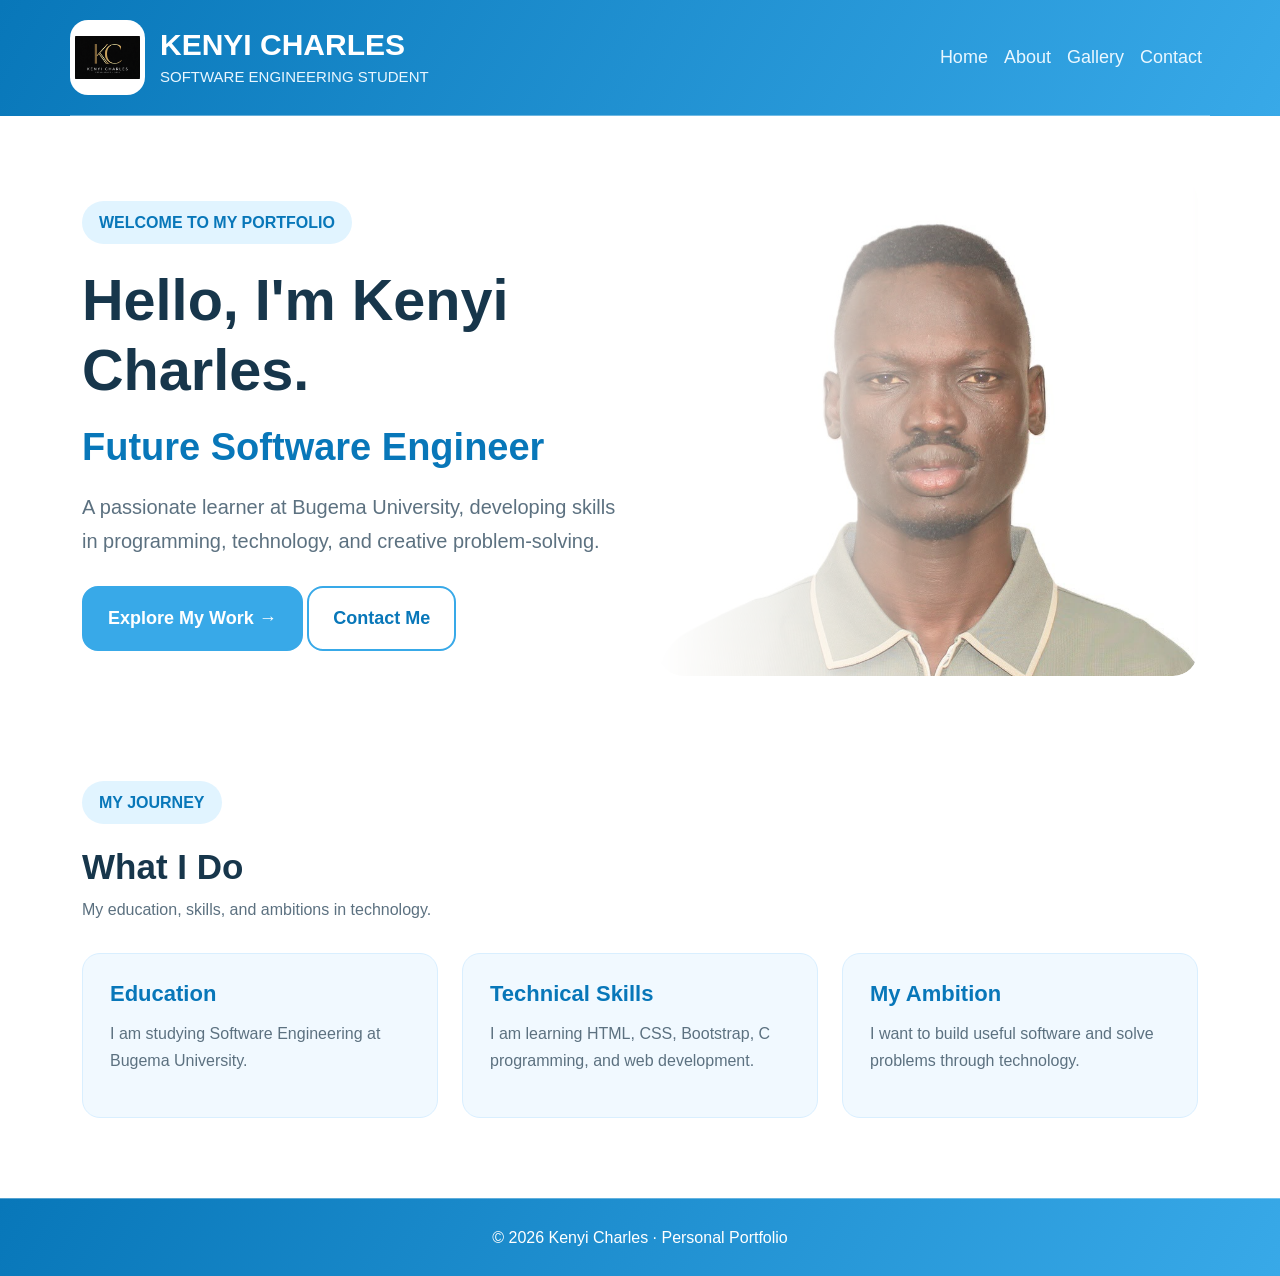
<file: index.html>
<!DOCTYPE html>
<html lang="en">
<head>
    <meta charset="UTF-8">
    <meta name="viewport" content="width=device-width, initial-scale=1.0">
    <title>Home | Kenyi Charles</title>
    <link href="https://cdn.jsdelivr.net/npm/bootstrap@5.3.3/dist/css/bootstrap.min.css" rel="stylesheet">
    <link rel="stylesheet" href="style.css">
</head>
<body>


<header class="site-header">
    <nav class="navbar navbar-expand-lg navbar-dark container">

        <a class="navbar-brand brand" href="index.html">
            <img src="logo.png"
                 alt="Kenyi Charles logo"
                 class="site-logo">

            <span class="brand-text">
                <strong>KENYI CHARLES</strong>
                <small>SOFTWARE ENGINEERING STUDENT</small>
            </span>
        </a>

        <button class="navbar-toggler" type="button"
                data-bs-toggle="collapse"
                data-bs-target="#navMenu"
                aria-controls="navMenu"
                aria-expanded="false"
                aria-label="Toggle navigation">
            <span class="navbar-toggler-icon"></span>
        </button>

        <div class="collapse navbar-collapse" id="navMenu">
            <ul class="navbar-nav ms-auto">
                <li class="nav-item">
                    <a class="nav-link" href="index.html">Home</a>
                </li>
                <li class="nav-item">
                    <a class="nav-link" href="about.html">About</a>
                </li>
                <li class="nav-item">
                    <a class="nav-link" href="gallery.html">Gallery</a>
                </li>
                <li class="nav-item">
                    <a class="nav-link" href="contact.html">Contact</a>
                </li>
            </ul>
        </div>

    </nav>
</header>


<main>
    <section class="hero container">
        <div class="hero-content">
            <span class="welcome">WELCOME TO MY PORTFOLIO</span>
            <h1>Hello, I'm Kenyi Charles.</h1>
            <h2>Future Software Engineer</h2>
            <p class="intro">
                A passionate learner at Bugema University, developing skills
                in programming, technology, and creative problem-solving.
            </p>
            <div class="hero-buttons">
                <a href="about.html" class="btn-green">Explore My Work →</a>
                <a href="contact.html" class="btn-outline">Contact Me</a>
            </div>
        </div>

        <div class="hero-visual">
            <img src="hero.jpg"
                 alt="Portrait of Nuer Atem Juach"
                 class="hero-image">
        </div>
    </section>

    <section class="container highlights">
        <div class="section-title">
            <span class="welcome">MY JOURNEY</span>
            <h2>What I Do</h2>
            <p>My education, skills, and ambitions in technology.</p>
        </div>

        <div class="row g-4">
            <div class="col-md-4">
                <article class="info-card">
                    <h3>Education</h3>
                    <p>I am studying Software Engineering at Bugema University.</p>
                </article>
            </div>
            <div class="col-md-4">
                <article class="info-card">
                    <h3>Technical Skills</h3>
                    <p>I am learning HTML, CSS, Bootstrap, C programming, and web development.</p>
                </article>
            </div>
            <div class="col-md-4">
                <article class="info-card">
                    <h3>My Ambition</h3>
                    <p>I want to build useful software and solve problems through technology.</p>
                </article>
            </div>
        </div>
    </section>
</main>

<footer class="footer">
    <p>© 2026 Kenyi Charles · Personal Portfolio</p>
</footer>

<script src="https://cdn.jsdelivr.net/npm/bootstrap@5.3.3/dist/js/bootstrap.bundle.min.js"></script>
</body>
</html>
</file>
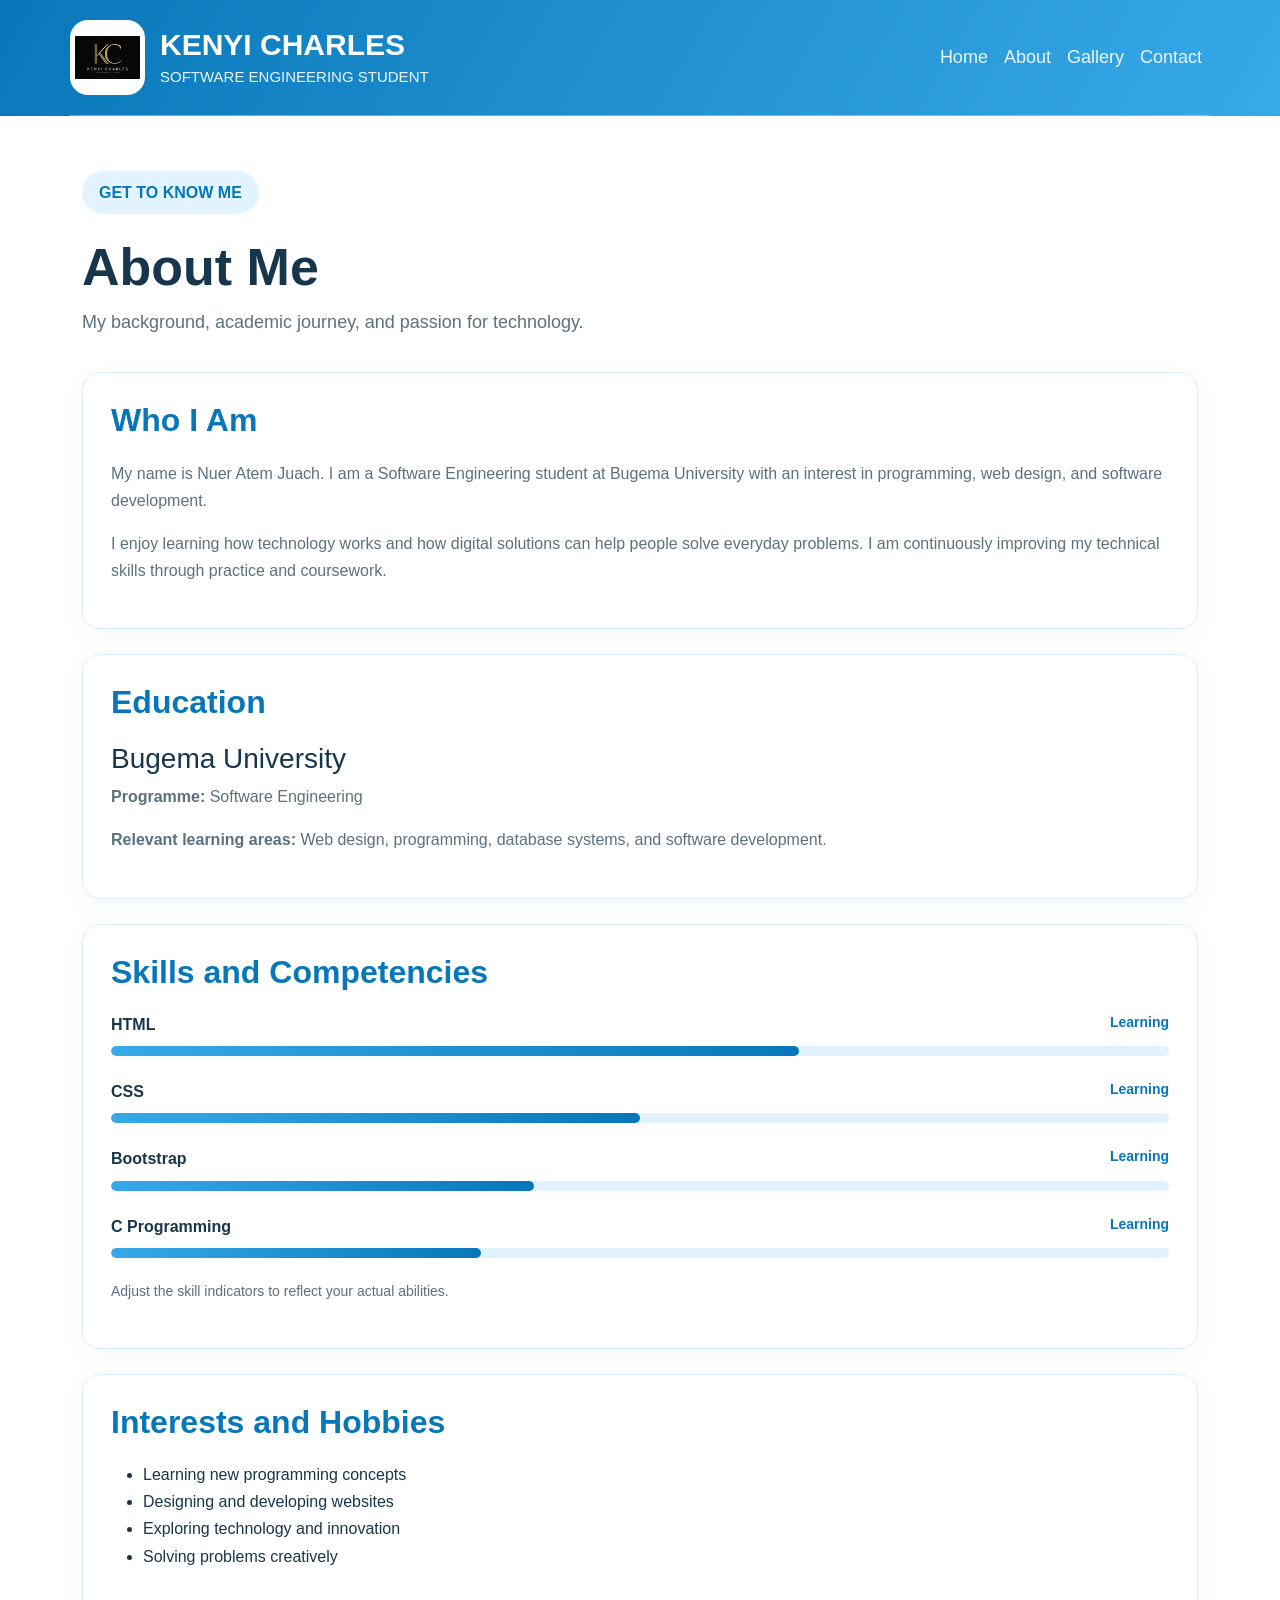
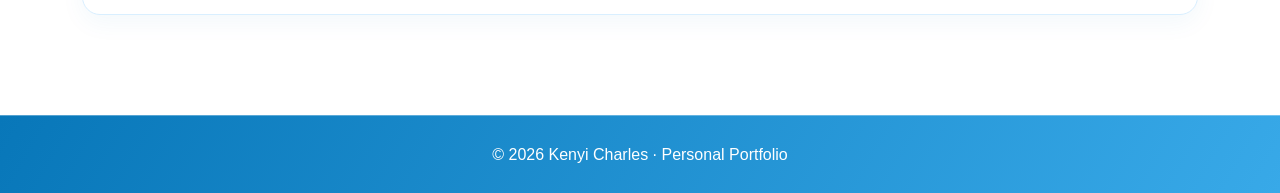
<file: about.html>
<!DOCTYPE html>
<html lang="en">
<head>
    <meta charset="UTF-8">
    <meta name="viewport" content="width=device-width, initial-scale=1.0">
    <title>About Me | Kenyi Charles</title>
    <link href="https://cdn.jsdelivr.net/npm/bootstrap@5.3.3/dist/css/bootstrap.min.css" rel="stylesheet">
    <link rel="stylesheet" href="style.css">
</head>
<body>


<header class="site-header">
    <nav class="navbar navbar-expand-lg navbar-dark container">

        <a class="navbar-brand brand" href="index.html">
            <img src="logo.png"
                 alt="kenyi Charles logo"
                 class="site-logo">

            <span class="brand-text">
                <strong>KENYI CHARLES</strong>
                <small>SOFTWARE ENGINEERING STUDENT</small>
            </span>
        </a>

        <button class="navbar-toggler" type="button"
                data-bs-toggle="collapse"
                data-bs-target="#navMenu"
                aria-controls="navMenu"
                aria-expanded="false"
                aria-label="Toggle navigation">
            <span class="navbar-toggler-icon"></span>
        </button>

        <div class="collapse navbar-collapse" id="navMenu">
            <ul class="navbar-nav ms-auto">
                <li class="nav-item">
                    <a class="nav-link" href="index.html">Home</a>
                </li>
                <li class="nav-item">
                    <a class="nav-link" href="about.html">About</a>
                </li>
                <li class="nav-item">
                    <a class="nav-link" href="gallery.html">Gallery</a>
                </li>
                <li class="nav-item">
                    <a class="nav-link" href="contact.html">Contact</a>
                </li>
            </ul>
        </div>

    </nav>
</header>

<main class="page-content container">
    <section class="page-heading">
        <span class="welcome">GET TO KNOW ME</span>
        <h1>About Me</h1>
        <p>My background, academic journey, and passion for technology.</p>
    </section>

    <section class="content-card">
        <h2>Who I Am</h2>
        <p>
            My name is Nuer Atem Juach. I am a Software Engineering student
            at Bugema University with an interest in programming, web design,
            and software development.
        </p>
        <p>
            I enjoy learning how technology works and how digital solutions
            can help people solve everyday problems. I am continuously
            improving my technical skills through practice and coursework.
        </p>
    </section>

    <section class="content-card">
        <h2>Education</h2>
        <div class="education-item">
            <h3>Bugema University</h3>
            <p><strong>Programme:</strong> Software Engineering</p>
            <p><strong>Relevant learning areas:</strong> Web design, programming,
            database systems, and software development.</p>
        </div>
    </section>

    <section class="content-card">
        <h2>Skills and Competencies</h2>

        <div class="skill">
            <div class="skill-label"><span>HTML</span><span>Learning</span></div>
            <div class="skill-track"><div class="skill-fill skill-html"></div></div>
        </div>

        <div class="skill">
            <div class="skill-label"><span>CSS</span><span>Learning</span></div>
            <div class="skill-track"><div class="skill-fill skill-css"></div></div>
        </div>

        <div class="skill">
            <div class="skill-label"><span>Bootstrap</span><span>Learning</span></div>
            <div class="skill-track"><div class="skill-fill skill-bootstrap"></div></div>
        </div>

        <div class="skill">
            <div class="skill-label"><span>C Programming</span><span>Learning</span></div>
            <div class="skill-track"><div class="skill-fill skill-c"></div></div>
        </div>

        <p class="muted">Adjust the skill indicators to reflect your actual abilities.</p>
    </section>

    <section class="content-card">
        <h2>Interests and Hobbies</h2>
        <ul class="interest-list">
            <li>Learning new programming concepts</li>
            <li>Designing and developing websites</li>
            <li>Exploring technology and innovation</li>
            <li>Solving problems creatively</li>
        </ul>
    </section>
</main>

<footer class="footer">
    <p>© 2026 Kenyi Charles · Personal Portfolio</p>
</footer>

<script src="https://cdn.jsdelivr.net/npm/bootstrap@5.3.3/dist/js/bootstrap.bundle.min.js"></script>
</body>
</html>
</file>
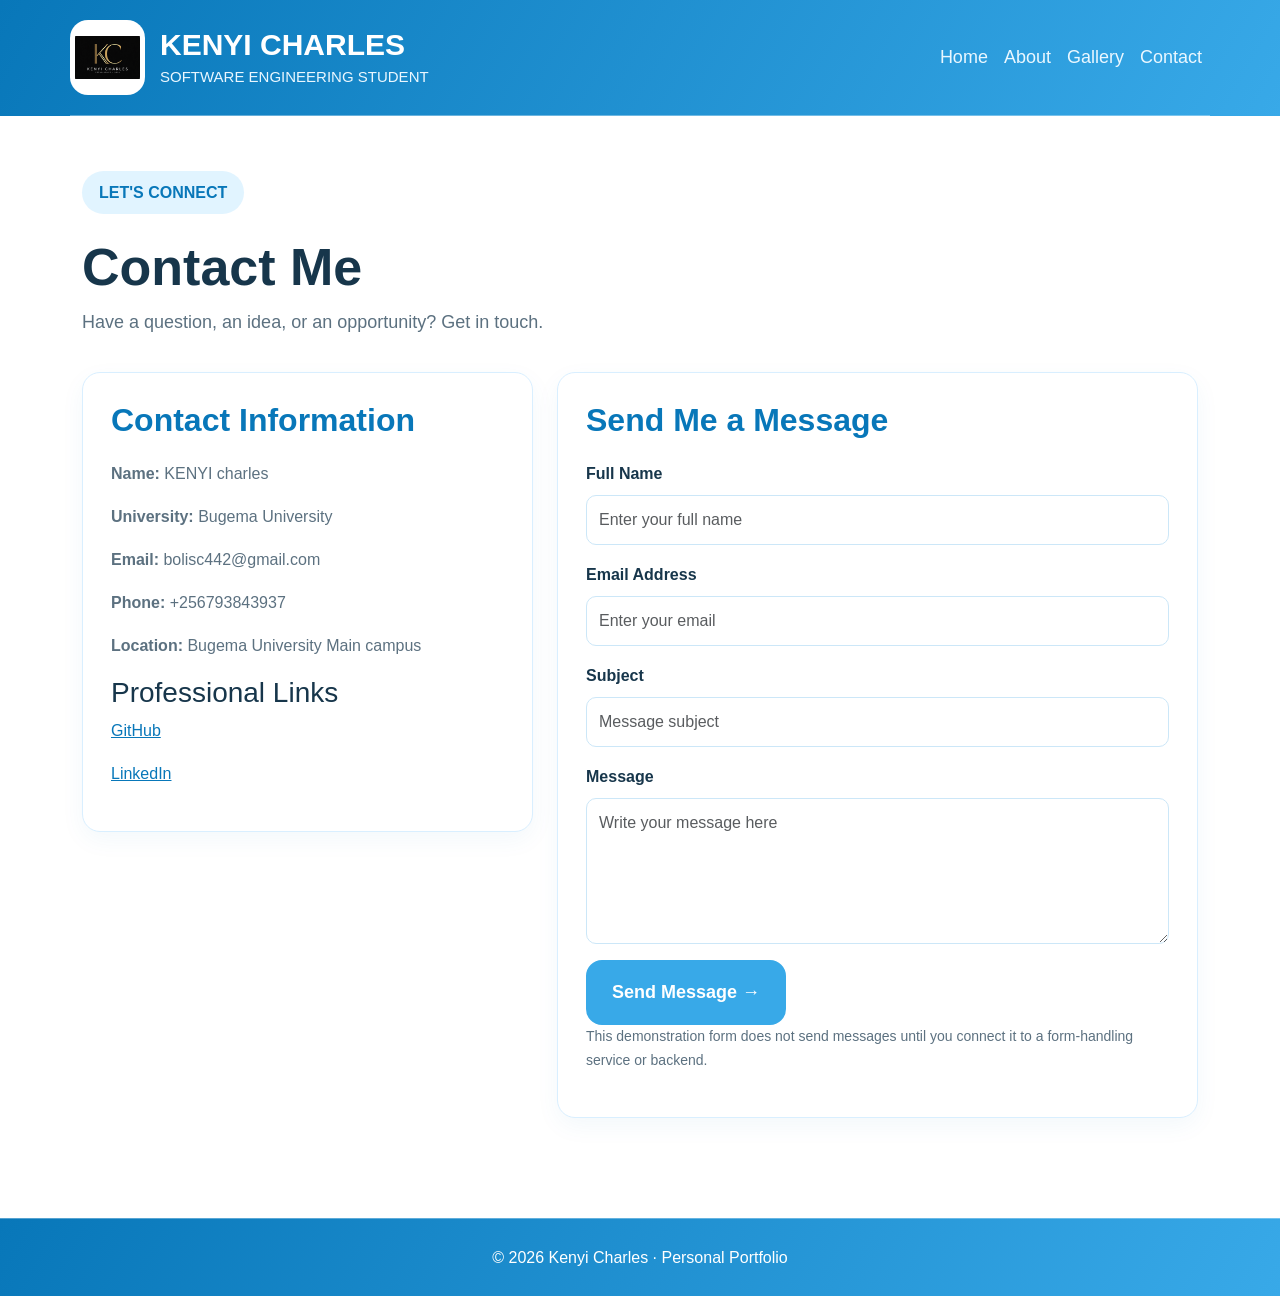
<file: contact.html>
<!DOCTYPE html>
<html lang="en">
<head>
    <meta charset="UTF-8">
    <meta name="viewport" content="width=device-width, initial-scale=1.0">
    <title>Contact | kenyi charles</title>
    <link href="https://cdn.jsdelivr.net/npm/bootstrap@5.3.3/dist/css/bootstrap.min.css" rel="stylesheet">
    <link rel="stylesheet" href="style.css">
</head>
<body>


<header class="site-header">
    <nav class="navbar navbar-expand-lg navbar-dark container">

        <a class="navbar-brand brand" href="index.html">
            <img src="logo.png"
                 alt="Nuer Atem Juach logo"
                 class="site-logo">

            <span class="brand-text">
                <strong>KENYI CHARLES</strong>
                <small>SOFTWARE ENGINEERING STUDENT</small>
            </span>
        </a>

        <button class="navbar-toggler" type="button"
                data-bs-toggle="collapse"
                data-bs-target="#navMenu"
                aria-controls="navMenu"
                aria-expanded="false"
                aria-label="Toggle navigation">
            <span class="navbar-toggler-icon"></span>
        </button>

        <div class="collapse navbar-collapse" id="navMenu">
            <ul class="navbar-nav ms-auto">
                <li class="nav-item">
                    <a class="nav-link" href="index.html">Home</a>
                </li>
                <li class="nav-item">
                    <a class="nav-link" href="about.html">About</a>
                </li>
                <li class="nav-item">
                    <a class="nav-link" href="gallery.html">Gallery</a>
                </li>
                <li class="nav-item">
                    <a class="nav-link" href="contact.html">Contact</a>
                </li>
            </ul>
        </div>

    </nav>
</header>


<main class="page-content container">
    <section class="page-heading">
        <span class="welcome">LET'S CONNECT</span>
        <h1>Contact Me</h1>
        <p>Have a question, an idea, or an opportunity? Get in touch.</p>
    </section>

    <div class="row g-4">
        <div class="col-lg-5">
            <section class="content-card contact-details">
                <h2>Contact Information</h2>
                <p><strong>Name:</strong> KENYI charles</p>
                <p><strong>University:</strong> Bugema University</p>
                <p><strong>Email:</strong> bolisc442@gmail.com</p>
                <p><strong>Phone:</strong> +256793843937</p>
                <p><strong>Location:</strong> Bugema University Main campus</p>

                <h3>Professional Links</h3>
                <p><a href="https://github.com/" target="_blank" rel="noopener noreferrer">GitHub</a></p>
                <p><a href="https://www.linkedin.com/" target="_blank" rel="noopener noreferrer">LinkedIn</a></p>
            </section>
        </div>

        <div class="col-lg-7">
            <section class="content-card">
                <h2>Send Me a Message</h2>

                <form action="#" method="post">
                    <div class="mb-3">
                        <label for="fullName" class="form-label">Full Name</label>
                        <input type="text" class="form-control" id="fullName"
                               name="fullName" placeholder="Enter your full name" required>
                    </div>

                    <div class="mb-3">
                        <label for="email" class="form-label">Email Address</label>
                        <input type="email" class="form-control" id="email"
                               name="email" placeholder="Enter your email" required>
                    </div>

                    <div class="mb-3">
                        <label for="subject" class="form-label">Subject</label>
                        <input type="text" class="form-control" id="subject"
                               name="subject" placeholder="Message subject" required>
                    </div>

                    <div class="mb-3">
                        <label for="message" class="form-label">Message</label>
                        <textarea class="form-control" id="message" name="message"
                                  rows="5" placeholder="Write your message here"
                                  required></textarea>
                    </div>

                    <button type="submit" class="btn-green form-submit">
                        Send Message →
                    </button>
                </form>
                <p class="muted form-note">
                    This demonstration form does not send messages until you connect
                    it to a form-handling service or backend.
                </p>
            </section>
        </div>
    </div>
</main>

<footer class="footer">
    <p>© 2026 Kenyi Charles · Personal Portfolio</p>
</footer>

<script src="https://cdn.jsdelivr.net/npm/bootstrap@5.3.3/dist/js/bootstrap.bundle.min.js"></script>
</body>
</html>
</file>
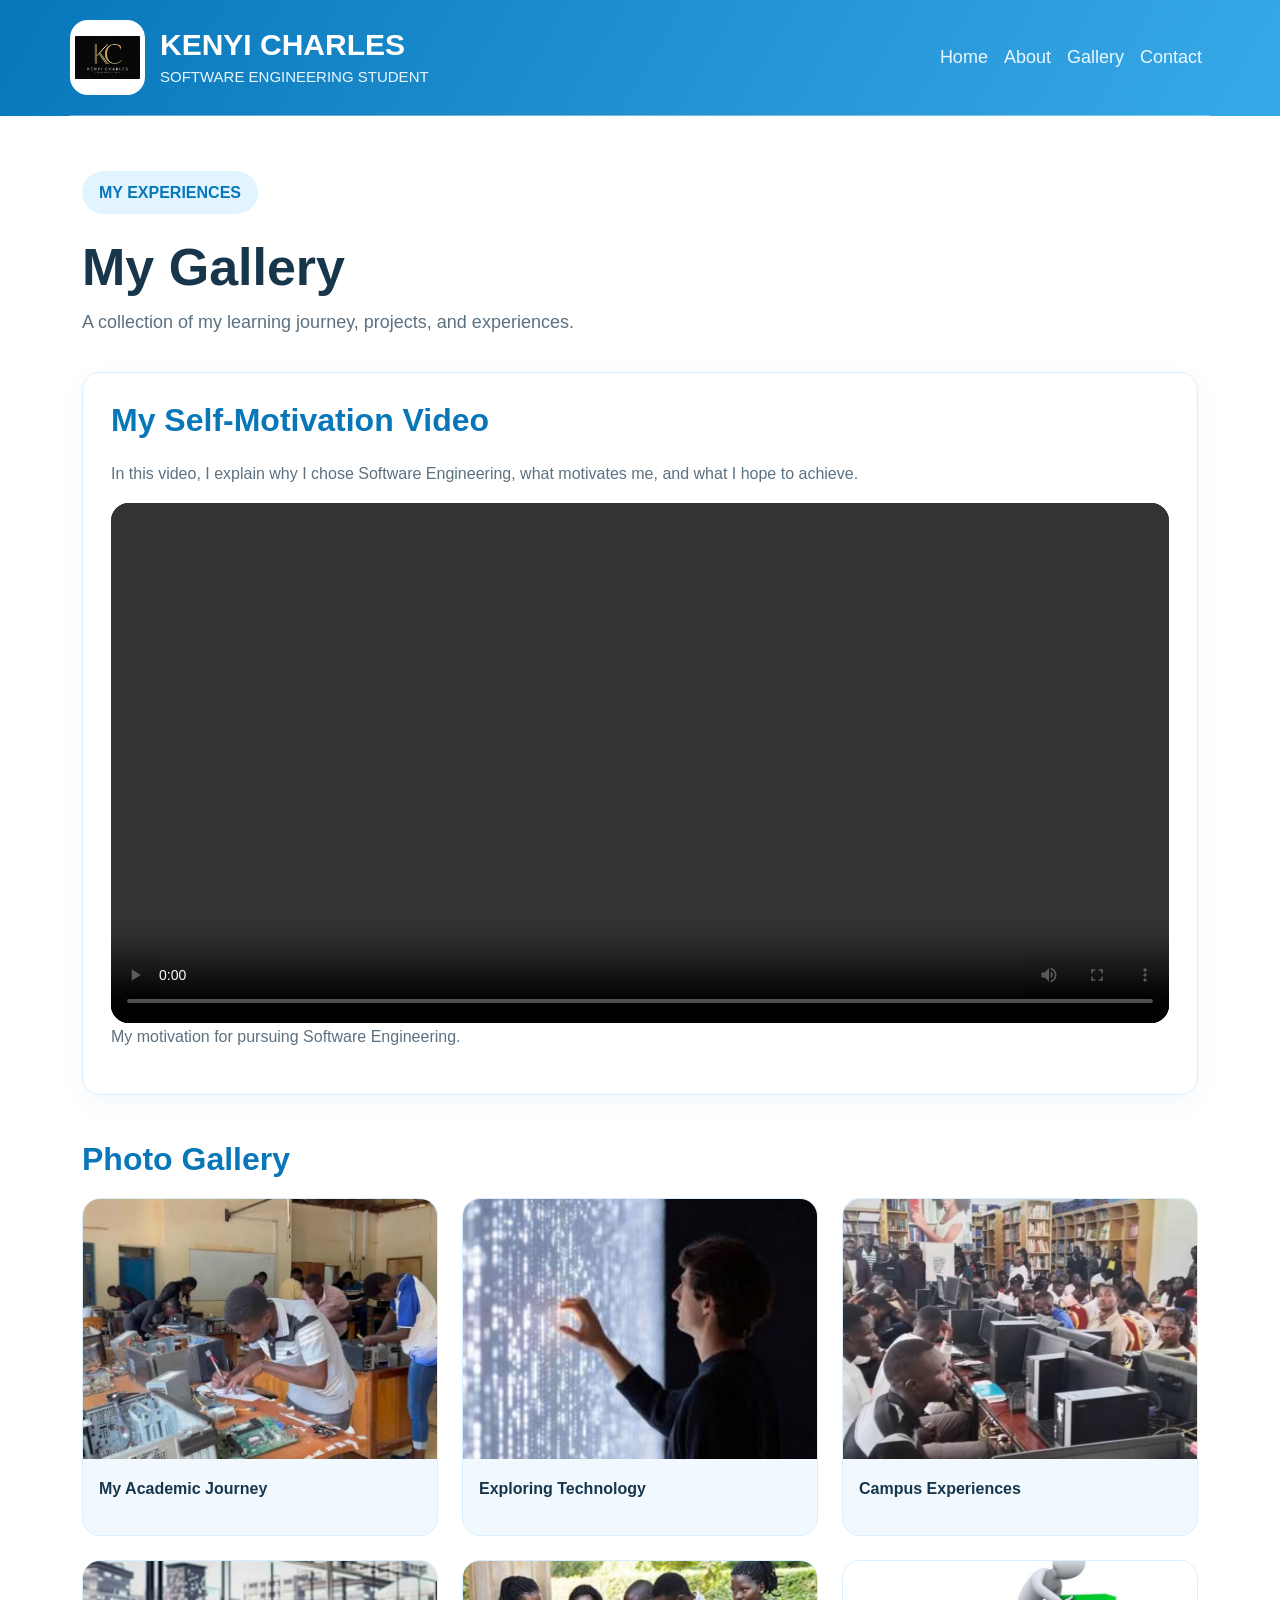
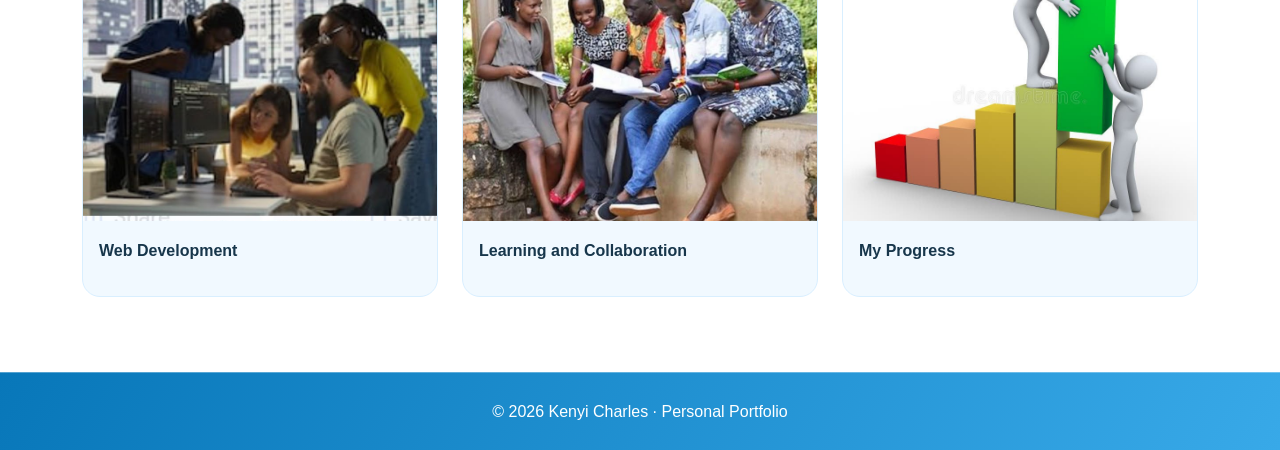
<file: gallery.html>
<!DOCTYPE html>
<html lang="en">
<head>
    <meta charset="UTF-8">
    <meta name="viewport" content="width=device-width, initial-scale=1.0">
    <title>Gallery | Kenyi Charles</title>
    <link href="https://cdn.jsdelivr.net/npm/bootstrap@5.3.3/dist/css/bootstrap.min.css" rel="stylesheet">
    <link rel="stylesheet" href="style.css">
</head>
<body>


<header class="site-header">
    <nav class="navbar navbar-expand-lg navbar-dark container">

        <a class="navbar-brand brand" href="index.html">
            <img src="logo.png"
                 alt="Kenyi charles logo"
                 class="site-logo">

            <span class="brand-text">
                <strong>KENYI CHARLES</strong>
                <small>SOFTWARE ENGINEERING STUDENT</small>
            </span>
        </a>

        <button class="navbar-toggler" type="button"
                data-bs-toggle="collapse"
                data-bs-target="#navMenu"
                aria-controls="navMenu"
                aria-expanded="false"
                aria-label="Toggle navigation">
            <span class="navbar-toggler-icon"></span>
        </button>

        <div class="collapse navbar-collapse" id="navMenu">
            <ul class="navbar-nav ms-auto">
                <li class="nav-item">
                    <a class="nav-link" href="index.html">Home</a>
                </li>
                <li class="nav-item">
                    <a class="nav-link" href="about.html">About</a>
                </li>
                <li class="nav-item">
                    <a class="nav-link" href="gallery.html">Gallery</a>
                </li>
                <li class="nav-item">
                    <a class="nav-link" href="contact.html">Contact</a>
                </li>
            </ul>
        </div>

    </nav>
</header>

<main class="page-content container">
    <section class="page-heading">
        <span class="welcome">MY EXPERIENCES</span>
        <h1>My Gallery</h1>
        <p>A collection of my learning journey, projects, and experiences.</p>
    </section>

    <section class="content-card">
        <h2>My Self-Motivation Video</h2>
        <p>
            In this video, I explain why I chose Software Engineering,
            what motivates me, and what I hope to achieve.
        </p>

        <video class="motivation-video" controls preload="metadata">
            <source src="kenyi.mp4" type="video/mp4">
            Your browser does not support HTML5 video.
        </video>

        <p class="caption">
            My motivation for pursuing Software Engineering.
        </p>
    </section>

    <section class="gallery-section">
        <h2>Photo Gallery</h2>

        <div class="row g-4">
            <div class="col-sm-6 col-lg-4">
                <figure class="gallery-card">
                    <img src="photo1.jpg" alt="University learning experience">
                    <figcaption>My Academic Journey</figcaption>
                </figure>
            </div>

            <div class="col-sm-6 col-lg-4">
                <figure class="gallery-card">
                    <img src="photo2.jpg" alt="Programming or technology activity">
                    <figcaption>Exploring Technology</figcaption>
                </figure>
            </div>

            <div class="col-sm-6 col-lg-4">
                <figure class="gallery-card">
                    <img src="photo3.jpg" alt="Personal or campus experience">
                    <figcaption>Campus Experiences</figcaption>
                </figure>
            </div>

            <div class="col-sm-6 col-lg-4">
                <figure class="gallery-card">
                    <img src="photo4.jpg" alt="Web development project">
                    <figcaption>Web Development</figcaption>
                </figure>
            </div>

            <div class="col-sm-6 col-lg-4">
                <figure class="gallery-card">
                    <img src="photo5.jpg" alt="Learning and collaboration">
                    <figcaption>Learning and Collaboration</figcaption>
                </figure>
            </div>

            <div class="col-sm-6 col-lg-4">
                <figure class="gallery-card">
                    <img src="photo6.jpg" alt="Personal achievement">
                    <figcaption>My Progress</figcaption>
                </figure>
            </div>
        </div>
    </section>
</main>

<footer class="footer">
    <p>© 2026 Kenyi Charles · Personal Portfolio</p>
</footer>

<script src="https://cdn.jsdelivr.net/npm/bootstrap@5.3.3/dist/js/bootstrap.bundle.min.js"></script>
</body>
</html>
</file>
<file: style.css>
/* =====================================
   NUER ATEM JUACH PORTFOLIO
   SKY BLUE AND WHITE THEME
===================================== */

:root {
    --primary-green: #38a9e8;
    --dark-green: #0877b9;
    --light-green: #e1f4ff;
    --heading-color: #17364b;
    --text-color: #5c7180;
    --white: #ffffff;
    --card-background: #f1f9ff;

    /* Sky-blue theme aliases */
    --primary-blue: #38a9e8;
    --dark-blue: #0877b9;
    --light-blue: #e1f4ff;
}

/* GENERAL */
* {
    box-sizing: border-box;
}

body {
    font-family: Arial, Helvetica, sans-serif;
    background: var(--white);
    color: var(--heading-color);
    line-height: 1.7;
}

img {
    max-width: 100%;
}

/* HEADER */
.site-header {
    background: linear-gradient(
        120deg,
        #0877b9,
        #38a9e8
    );
    position: sticky;
    top: 0;
    z-index: 1000;
}

.navbar {
    min-height: 100px;
    padding-top: 15px;
    padding-bottom: 15px;
    border-bottom: 1px solid rgba(255,255,255,0.35);
}

/* LOGO */
.site-logo {
    width: 75px;
    height: 75px;
    object-fit: contain;
    padding: 5px;
    background: white;
    border-radius: 18px;
    flex-shrink: 0;
}

.brand {
    display: flex;
    align-items: center;
    gap: 15px;
}

.brand-text strong {
    display: block;
    color: white;
    font-size: clamp(16px, 2.5vw, 30px);
    line-height: 1.3;
}

.brand-text small {
    display: block;
    color: #eaf7ff;
    font-size: clamp(9px, 1.3vw, 15px);
}

/* NAVIGATION */
.nav-link {
    color: #eaf7ff !important;
    font-size: 18px;
    transition: 0.3s;
}

.nav-link:hover,
.nav-link.active {
    color: white !important;
    font-weight: bold;
}

/* WELCOME LABEL */
.welcome {
    display: inline-block;
    background: var(--light-blue);
    color: var(--dark-blue);
    padding: 8px 17px;
    border-radius: 30px;
    font-weight: bold;
    margin-bottom: 22px;
}

/* HOME HERO */
.hero {
    display: grid;
    grid-template-columns: 1fr 1fr;
    align-items: center;
    gap: 35px;
    padding-top: 60px;
    padding-bottom: 65px;
}

.hero-content h1 {
    color: var(--heading-color);
    font-size: clamp(38px, 4.5vw, 62px);
    font-weight: 800;
    line-height: 1.2;
    margin-bottom: 20px;
}

.hero-content h2 {
    color: var(--dark-blue);
    font-size: clamp(25px, 3vw, 38px);
    font-weight: bold;
}

.intro {
    color: var(--text-color);
    font-size: 20px;
    margin: 20px 0 28px;
}

/* HERO IMAGE WITH FADE */
.hero-visual {
    min-width: 0;
    display: flex;
    justify-content: center;
    align-items: center;
}

.hero-image {
    display: block;
    width: 100%;
    height: 500px;
    object-fit: cover;
    object-position: center top;
    border-radius: 25px;

    -webkit-mask-image: linear-gradient(
        to right,
        transparent 0%,
        rgba(0,0,0,0.2) 20%,
        rgba(0,0,0,0.7) 50%,
        black 75%
    );

    mask-image: linear-gradient(
        to right,
        transparent 0%,
        rgba(0,0,0,0.2) 20%,
        rgba(0,0,0,0.7) 50%,
        black 75%
    );
}

/* BUTTONS */
.btn-green,
.btn-outline {
    display: inline-block;
    padding: 15px 24px;
    border-radius: 16px;
    font-size: 18px;
    font-weight: bold;
    text-decoration: none;
    transition: 0.3s;
    cursor: pointer;
}

.btn-green {
    color: white;
    background: var(--primary-blue);
    border: 2px solid var(--primary-blue);
}

.btn-green:hover {
    background: var(--dark-blue);
    border-color: var(--dark-blue);
    color: white;
    transform: translateY(-3px);
}

.btn-outline {
    color: var(--dark-blue);
    border: 2px solid var(--primary-blue);
    background: white;
}

.btn-outline:hover {
    color: white;
    background: var(--primary-blue);
}

/* HOME HIGHLIGHTS */
.highlights {
    padding-top: 40px;
    padding-bottom: 80px;
}

.section-title {
    margin-bottom: 30px;
}

.section-title h2 {
    font-size: 35px;
    font-weight: bold;
}

.section-title p {
    color: var(--text-color);
}

.info-card {
    height: 100%;
    padding: 27px;
    background: var(--card-background);
    border: 1px solid #d9efff;
    border-radius: 18px;
    transition: 0.3s;
}

.info-card:hover {
    transform: translateY(-5px);
    box-shadow: 0 10px 25px rgba(8,119,185,0.12);
}

.info-card h3 {
    color: var(--dark-blue);
    font-size: 22px;
    font-weight: bold;
    margin-bottom: 12px;
}

.info-card p {
    color: var(--text-color);
}

/* INNER PAGE HEADINGS */
.page-content {
    padding-top: 55px;
    padding-bottom: 75px;
}

.page-heading {
    margin-bottom: 35px;
}

.page-heading h1 {
    font-size: clamp(36px, 5vw, 52px);
    font-weight: 800;
}

.page-heading p {
    color: var(--text-color);
    font-size: 18px;
}

/* CONTENT CARDS */
.content-card {
    padding: 28px;
    margin-bottom: 25px;
    background: white;
    border: 1px solid #d9efff;
    border-radius: 18px;
    box-shadow: 0 8px 25px rgba(8,119,185,0.05);
}

.content-card h2,
.gallery-section h2 {
    color: var(--dark-blue);
    font-weight: bold;
    margin-bottom: 20px;
}

.content-card h3 {
    color: var(--heading-color);
}

.content-card p {
    color: var(--text-color);
}

/* SKILLS */
.skill {
    margin-bottom: 22px;
}

.skill-label {
    display: flex;
    justify-content: space-between;
    gap: 12px;
    font-weight: bold;
    margin-bottom: 8px;
}

.skill-label span:last-child {
    color: var(--dark-blue);
    font-size: 14px;
}

.skill-track {
    height: 10px;
    background: #e2f2fc;
    border-radius: 20px;
    overflow: hidden;
}

.skill-fill {
    height: 100%;
    background: linear-gradient(
        90deg,
        #38a9e8,
        #0877b9
    );
    border-radius: 20px;
}

.skill-html { width: 65%; }
.skill-css { width: 50%; }
.skill-bootstrap { width: 40%; }
.skill-c { width: 35%; }

/* GALLERY */
.gallery-section {
    padding-top: 20px;
}

.gallery-card {
    height: 100%;
    background: var(--card-background);
    border: 1px solid #d9efff;
    border-radius: 18px;
    overflow: hidden;
    transition: 0.3s;
}

.gallery-card:hover {
    transform: translateY(-5px);
    box-shadow: 0 10px 25px rgba(8,119,185,0.12);
}

.gallery-card img {
    width: 100%;
    height: 260px;
    display: block;
    object-fit: cover;
}

.gallery-card figcaption {
    padding: 16px;
    color: var(--heading-color);
    font-weight: bold;
}

/* UPDATED WORK CARDS */
.updated-work {
    padding-top: 60px;
    padding-bottom: 80px;
}

.updated-work-heading {
    text-align: center;
    margin-bottom: 40px;
}

.updated-work-heading h2 {
    color: var(--heading-color);
    font-weight: bold;
}

.work-card {
    height: 100%;
    background: var(--card-background);
    border: 1px solid #d9efff;
    border-radius: 22px;
    overflow: hidden;
    transition: 0.3s;
}

.work-card:hover {
    transform: translateY(-7px);
    box-shadow: 0 15px 30px rgba(8,119,185,0.12);
}

.work-image {
    width: 100%;
    height: 280px;
    display: block;
    object-fit: cover;
}

.work-card-content {
    padding: 25px;
}

.work-card-content h3 {
    color: var(--dark-blue);
    font-weight: bold;
}

.work-card-content p {
    color: var(--text-color);
}

.work-link {
    color: var(--dark-blue);
    font-weight: bold;
    text-decoration: none;
}

.work-link:hover {
    text-decoration: underline;
}

/* VIDEO */
.motivation-video {
    width: 100%;
    max-height: 520px;
    display: block;
    background: #17364b;
    border-radius: 18px;
}

/* CONTACT FORM */
.form-label {
    color: var(--heading-color);
    font-weight: bold;
}

.form-control {
    padding: 12px;
    border: 1px solid #cce7f8;
    border-radius: 10px;
}

.form-control:focus {
    border-color: var(--primary-blue);
    box-shadow: 0 0 0 3px rgba(56,169,232,0.15);
}

.contact-details a {
    color: var(--dark-blue);
    overflow-wrap: anywhere;
}

.muted {
    color: var(--text-color);
    font-size: 14px;
}

/* GREEN FOOTER REPLACED WITH SKY BLUE */
.footer {
    background: linear-gradient(
        120deg,
        #0877b9,
        #38a9e8
    );
    color: white;
    text-align: center;
    padding: 25px 15px;
    border-top: 1px solid rgba(255,255,255,0.3);
}

.footer p {
    color: white;
    margin: 0;
    font-size: 16px;
}

/* TABLETS */
@media (max-width: 991px) {
    .hero {
        grid-template-columns: 1fr;
        gap: 35px;
        padding-top: 45px;
    }

    .hero-image {
        height: 420px;
        max-width: 650px;
    }
}

/* MOBILE PHONES */
@media (max-width: 576px) {
    .site-logo {
        width: 50px;
        height: 50px;
    }

    .brand {
        gap: 10px;
    }

    .hero {
        padding-top: 35px;
        padding-bottom: 45px;
    }

    .hero-content h1 {
        font-size: 39px;
    }

    .intro {
        font-size: 18px;
    }

    .hero-image {
        height: 340px;
    }

    .hero-buttons {
        display: flex;
        flex-direction: column;
        gap: 10px;
    }

    .hero-buttons a {
        width: 100%;
        text-align: center;
    }

    .content-card {
        padding: 20px;
    }

    .gallery-card img {
        height: 220px;
    }

    .work-image {
        height: 230px;
    }

    .footer p {
        font-size: 14px;
    }
}
</file>
